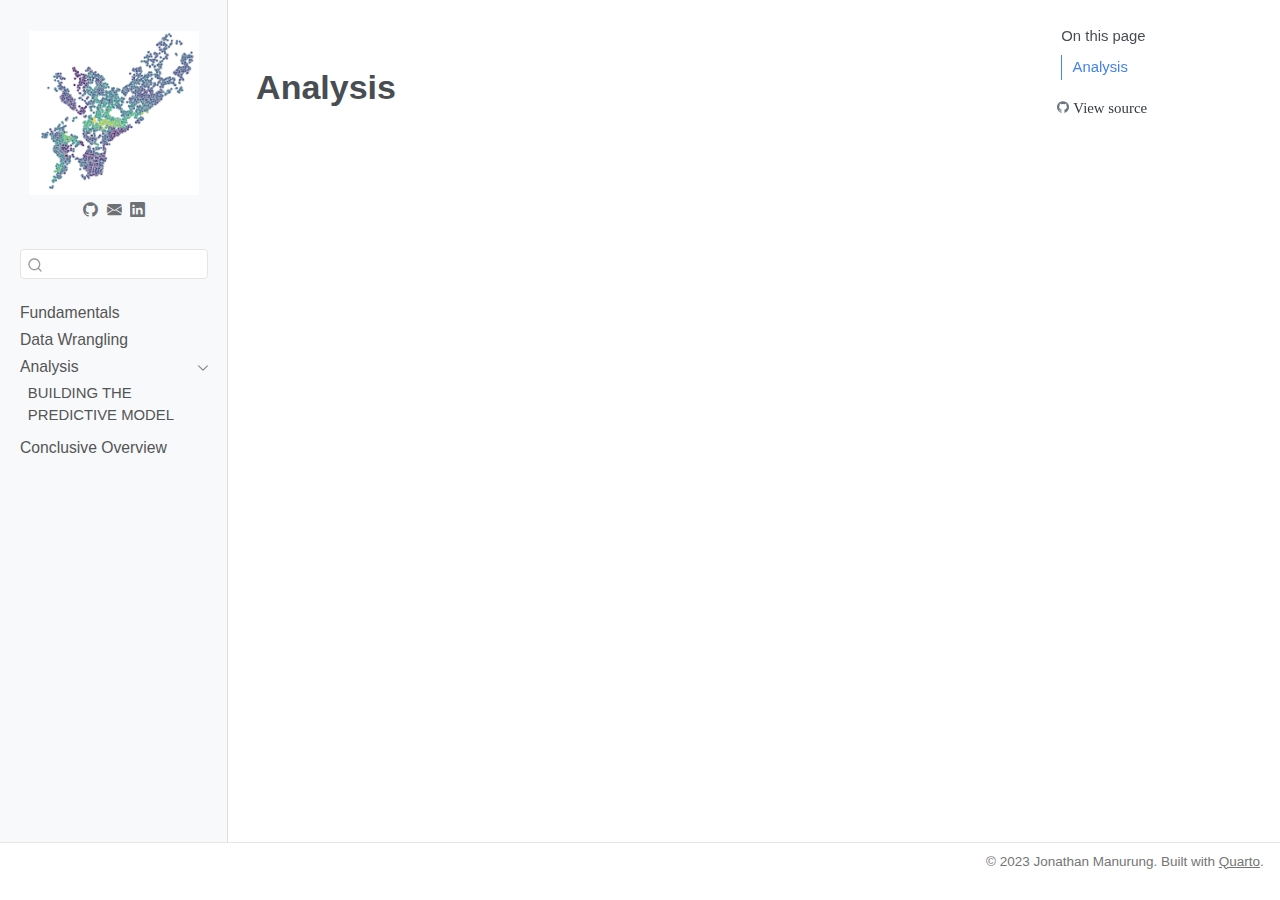
<file: docs/analysis/index.html>
<!DOCTYPE html>
<html xmlns="http://www.w3.org/1999/xhtml" lang="en" xml:lang="en"><head>

<meta charset="utf-8">
<meta name="generator" content="quarto-1.3.450">

<meta name="viewport" content="width=device-width, initial-scale=1.0, user-scalable=yes">


<title>House Price Prediction – index</title>
<style>
code{white-space: pre-wrap;}
span.smallcaps{font-variant: small-caps;}
div.columns{display: flex; gap: min(4vw, 1.5em);}
div.column{flex: auto; overflow-x: auto;}
div.hanging-indent{margin-left: 1.5em; text-indent: -1.5em;}
ul.task-list{list-style: none;}
ul.task-list li input[type="checkbox"] {
  width: 0.8em;
  margin: 0 0.8em 0.2em -1em; /* quarto-specific, see https://github.com/quarto-dev/quarto-cli/issues/4556 */ 
  vertical-align: middle;
}
</style>


<script src="../site_libs/quarto-nav/quarto-nav.js"></script>
<script src="../site_libs/clipboard/clipboard.min.js"></script>
<script src="../site_libs/quarto-search/autocomplete.umd.js"></script>
<script src="../site_libs/quarto-search/fuse.min.js"></script>
<script src="../site_libs/quarto-search/quarto-search.js"></script>
<meta name="quarto:offset" content="../">
<script src="../site_libs/quarto-html/quarto.js"></script>
<script src="../site_libs/quarto-html/popper.min.js"></script>
<script src="../site_libs/quarto-html/tippy.umd.min.js"></script>
<script src="../site_libs/quarto-html/anchor.min.js"></script>
<link href="../site_libs/quarto-html/tippy.css" rel="stylesheet">
<link href="../site_libs/quarto-html/quarto-syntax-highlighting.css" rel="stylesheet" id="quarto-text-highlighting-styles">
<script src="../site_libs/bootstrap/bootstrap.min.js"></script>
<link href="../site_libs/bootstrap/bootstrap-icons.css" rel="stylesheet">
<link href="../site_libs/bootstrap/bootstrap.min.css" rel="stylesheet" id="quarto-bootstrap" data-mode="light">
<script id="quarto-search-options" type="application/json">{
  "location": "sidebar",
  "copy-button": false,
  "collapse-after": 3,
  "panel-placement": "start",
  "type": "textbox",
  "limit": 20,
  "language": {
    "search-no-results-text": "No results",
    "search-matching-documents-text": "matching documents",
    "search-copy-link-title": "Copy link to search",
    "search-hide-matches-text": "Hide additional matches",
    "search-more-match-text": "more match in this document",
    "search-more-matches-text": "more matches in this document",
    "search-clear-button-title": "Clear",
    "search-detached-cancel-button-title": "Cancel",
    "search-submit-button-title": "Submit",
    "search-label": "Search"
  }
}</script>


<link rel="stylesheet" href="../styles.css">
</head>

<body class="nav-sidebar docked">

<div id="quarto-search-results"></div>
  <header id="quarto-header" class="headroom fixed-top">
  <nav class="quarto-secondary-nav">
    <div class="container-fluid d-flex">
      <button type="button" class="quarto-btn-toggle btn" data-bs-toggle="collapse" data-bs-target="#quarto-sidebar,#quarto-sidebar-glass" aria-controls="quarto-sidebar" aria-expanded="false" aria-label="Toggle sidebar navigation" onclick="if (window.quartoToggleHeadroom) { window.quartoToggleHeadroom(); }">
        <i class="bi bi-layout-text-sidebar-reverse"></i>
      </button>
      <nav class="quarto-page-breadcrumbs" aria-label="breadcrumb"><ol class="breadcrumb"></ol></nav>
      <a class="flex-grow-1" role="button" data-bs-toggle="collapse" data-bs-target="#quarto-sidebar,#quarto-sidebar-glass" aria-controls="quarto-sidebar" aria-expanded="false" aria-label="Toggle sidebar navigation" onclick="if (window.quartoToggleHeadroom) { window.quartoToggleHeadroom(); }">      
      </a>
      <button type="button" class="btn quarto-search-button" aria-label="" onclick="window.quartoOpenSearch();">
        <i class="bi bi-search"></i>
      </button>
    </div>
  </nav>
</header>
<!-- content -->
<div id="quarto-content" class="quarto-container page-columns page-rows-contents page-layout-article">
<!-- sidebar -->
  <nav id="quarto-sidebar" class="sidebar collapse collapse-horizontal sidebar-navigation docked overflow-auto">
    <div class="pt-lg-2 mt-2 text-center sidebar-header">
      <a href="../index.html" class="sidebar-logo-link">
      <img src="../images/Home_Price_Model.png" alt="" class="sidebar-logo py-0 d-lg-inline d-none">
      </a>
      <div class="sidebar-tools-main tools-wide">
    <a href="https://github.com/jonathan-manurung/" rel="" title="MUSA 550 GitHub" class="quarto-navigation-tool px-1" aria-label="MUSA 550 GitHub"><i class="bi bi-github"></i></a>
    <a href="https://mail.google.com/mail/?view=cm&amp;fs=1&amp;to=jonathanhmanurung@gmail.com&amp;su=SUBJECT&amp;body=BODY" rel="" title="jonathanhmanurung@gmail.com" class="quarto-navigation-tool px-1" aria-label="jonathanhmanurung@gmail.com"><i class="bi bi-envelope-fill"></i></a>
    <a href="https://www.linkedin.com/in/jonathan-harpin-manurung-462a3b117/" rel="" title="linkedin" class="quarto-navigation-tool px-1" aria-label="linkedin"><i class="bi bi-linkedin"></i></a>
</div>
      </div>
        <div class="mt-2 flex-shrink-0 align-items-center">
        <div class="sidebar-search">
        <div id="quarto-search" class="" title="Search"></div>
        </div>
        </div>
    <div class="sidebar-menu-container"> 
    <ul class="list-unstyled mt-1">
        <li class="sidebar-item">
  <div class="sidebar-item-container"> 
  <a href="../index.html" class="sidebar-item-text sidebar-link">
 <span class="menu-text">Fundamentals</span></a>
  </div>
</li>
        <li class="sidebar-item">
  <div class="sidebar-item-container"> 
  <a href="../Data Wrangling.html" class="sidebar-item-text sidebar-link">
 <span class="menu-text">Data Wrangling</span></a>
  </div>
</li>
        <li class="sidebar-item sidebar-item-section">
      <div class="sidebar-item-container"> 
            <a class="sidebar-item-text sidebar-link text-start" data-bs-toggle="collapse" data-bs-target="#" aria-expanded="true">
 <span class="menu-text">Analysis</span></a>
          <a class="sidebar-item-toggle text-start" data-bs-toggle="collapse" data-bs-target="#" aria-expanded="true" aria-label="Toggle section">
            <i class="bi bi-chevron-right ms-2"></i>
          </a> 
      </div>
      <ul id="" class="collapse list-unstyled sidebar-section depth1 show">  
          <li class="sidebar-item">
  <div class="sidebar-item-container"> 
  <a href="../analysis/Analysis and Result.html" class="sidebar-item-text sidebar-link">
 <span class="menu-text">BUILDING THE PREDICTIVE MODEL</span></a>
  </div>
</li>
      </ul>
  </li>
        <li class="sidebar-item">
  <div class="sidebar-item-container"> 
  <a href="../summary.html" class="sidebar-item-text sidebar-link">
 <span class="menu-text">Conclusive Overview</span></a>
  </div>
</li>
    </ul>
    </div>
</nav>
<div id="quarto-sidebar-glass" data-bs-toggle="collapse" data-bs-target="#quarto-sidebar,#quarto-sidebar-glass"></div>
<!-- margin-sidebar -->
    <div id="quarto-margin-sidebar" class="sidebar margin-sidebar">
        <nav id="TOC" role="doc-toc" class="toc-active">
    <h2 id="toc-title">On this page</h2>
   
  <ul>
  <li><a href="#analysis" id="toc-analysis" class="nav-link active" data-scroll-target="#analysis">Analysis</a></li>
  </ul>
<div class="toc-actions"><div><i class="bi bi-github"></i></div><div class="action-links"><p><a href="https://github.com/jonathan-manurung/musa-550-final/blob/main/analysis/index.qmd" class="toc-action">View source</a></p></div></div></nav>
    </div>
<!-- main -->
<main class="content" id="quarto-document-content">



<section id="analysis" class="level1">
<h1>Analysis</h1>


</section>

</main> <!-- /main -->
<script id="quarto-html-after-body" type="application/javascript">
window.document.addEventListener("DOMContentLoaded", function (event) {
  const toggleBodyColorMode = (bsSheetEl) => {
    const mode = bsSheetEl.getAttribute("data-mode");
    const bodyEl = window.document.querySelector("body");
    if (mode === "dark") {
      bodyEl.classList.add("quarto-dark");
      bodyEl.classList.remove("quarto-light");
    } else {
      bodyEl.classList.add("quarto-light");
      bodyEl.classList.remove("quarto-dark");
    }
  }
  const toggleBodyColorPrimary = () => {
    const bsSheetEl = window.document.querySelector("link#quarto-bootstrap");
    if (bsSheetEl) {
      toggleBodyColorMode(bsSheetEl);
    }
  }
  toggleBodyColorPrimary();  
  const icon = "";
  const anchorJS = new window.AnchorJS();
  anchorJS.options = {
    placement: 'right',
    icon: icon
  };
  anchorJS.add('.anchored');
  const isCodeAnnotation = (el) => {
    for (const clz of el.classList) {
      if (clz.startsWith('code-annotation-')) {                     
        return true;
      }
    }
    return false;
  }
  const clipboard = new window.ClipboardJS('.code-copy-button', {
    text: function(trigger) {
      const codeEl = trigger.previousElementSibling.cloneNode(true);
      for (const childEl of codeEl.children) {
        if (isCodeAnnotation(childEl)) {
          childEl.remove();
        }
      }
      return codeEl.innerText;
    }
  });
  clipboard.on('success', function(e) {
    // button target
    const button = e.trigger;
    // don't keep focus
    button.blur();
    // flash "checked"
    button.classList.add('code-copy-button-checked');
    var currentTitle = button.getAttribute("title");
    button.setAttribute("title", "Copied!");
    let tooltip;
    if (window.bootstrap) {
      button.setAttribute("data-bs-toggle", "tooltip");
      button.setAttribute("data-bs-placement", "left");
      button.setAttribute("data-bs-title", "Copied!");
      tooltip = new bootstrap.Tooltip(button, 
        { trigger: "manual", 
          customClass: "code-copy-button-tooltip",
          offset: [0, -8]});
      tooltip.show();    
    }
    setTimeout(function() {
      if (tooltip) {
        tooltip.hide();
        button.removeAttribute("data-bs-title");
        button.removeAttribute("data-bs-toggle");
        button.removeAttribute("data-bs-placement");
      }
      button.setAttribute("title", currentTitle);
      button.classList.remove('code-copy-button-checked');
    }, 1000);
    // clear code selection
    e.clearSelection();
  });
  function tippyHover(el, contentFn) {
    const config = {
      allowHTML: true,
      content: contentFn,
      maxWidth: 500,
      delay: 100,
      arrow: false,
      appendTo: function(el) {
          return el.parentElement;
      },
      interactive: true,
      interactiveBorder: 10,
      theme: 'quarto',
      placement: 'bottom-start'
    };
    window.tippy(el, config); 
  }
  const noterefs = window.document.querySelectorAll('a[role="doc-noteref"]');
  for (var i=0; i<noterefs.length; i++) {
    const ref = noterefs[i];
    tippyHover(ref, function() {
      // use id or data attribute instead here
      let href = ref.getAttribute('data-footnote-href') || ref.getAttribute('href');
      try { href = new URL(href).hash; } catch {}
      const id = href.replace(/^#\/?/, "");
      const note = window.document.getElementById(id);
      return note.innerHTML;
    });
  }
      let selectedAnnoteEl;
      const selectorForAnnotation = ( cell, annotation) => {
        let cellAttr = 'data-code-cell="' + cell + '"';
        let lineAttr = 'data-code-annotation="' +  annotation + '"';
        const selector = 'span[' + cellAttr + '][' + lineAttr + ']';
        return selector;
      }
      const selectCodeLines = (annoteEl) => {
        const doc = window.document;
        const targetCell = annoteEl.getAttribute("data-target-cell");
        const targetAnnotation = annoteEl.getAttribute("data-target-annotation");
        const annoteSpan = window.document.querySelector(selectorForAnnotation(targetCell, targetAnnotation));
        const lines = annoteSpan.getAttribute("data-code-lines").split(",");
        const lineIds = lines.map((line) => {
          return targetCell + "-" + line;
        })
        let top = null;
        let height = null;
        let parent = null;
        if (lineIds.length > 0) {
            //compute the position of the single el (top and bottom and make a div)
            const el = window.document.getElementById(lineIds[0]);
            top = el.offsetTop;
            height = el.offsetHeight;
            parent = el.parentElement.parentElement;
          if (lineIds.length > 1) {
            const lastEl = window.document.getElementById(lineIds[lineIds.length - 1]);
            const bottom = lastEl.offsetTop + lastEl.offsetHeight;
            height = bottom - top;
          }
          if (top !== null && height !== null && parent !== null) {
            // cook up a div (if necessary) and position it 
            let div = window.document.getElementById("code-annotation-line-highlight");
            if (div === null) {
              div = window.document.createElement("div");
              div.setAttribute("id", "code-annotation-line-highlight");
              div.style.position = 'absolute';
              parent.appendChild(div);
            }
            div.style.top = top - 2 + "px";
            div.style.height = height + 4 + "px";
            let gutterDiv = window.document.getElementById("code-annotation-line-highlight-gutter");
            if (gutterDiv === null) {
              gutterDiv = window.document.createElement("div");
              gutterDiv.setAttribute("id", "code-annotation-line-highlight-gutter");
              gutterDiv.style.position = 'absolute';
              const codeCell = window.document.getElementById(targetCell);
              const gutter = codeCell.querySelector('.code-annotation-gutter');
              gutter.appendChild(gutterDiv);
            }
            gutterDiv.style.top = top - 2 + "px";
            gutterDiv.style.height = height + 4 + "px";
          }
          selectedAnnoteEl = annoteEl;
        }
      };
      const unselectCodeLines = () => {
        const elementsIds = ["code-annotation-line-highlight", "code-annotation-line-highlight-gutter"];
        elementsIds.forEach((elId) => {
          const div = window.document.getElementById(elId);
          if (div) {
            div.remove();
          }
        });
        selectedAnnoteEl = undefined;
      };
      // Attach click handler to the DT
      const annoteDls = window.document.querySelectorAll('dt[data-target-cell]');
      for (const annoteDlNode of annoteDls) {
        annoteDlNode.addEventListener('click', (event) => {
          const clickedEl = event.target;
          if (clickedEl !== selectedAnnoteEl) {
            unselectCodeLines();
            const activeEl = window.document.querySelector('dt[data-target-cell].code-annotation-active');
            if (activeEl) {
              activeEl.classList.remove('code-annotation-active');
            }
            selectCodeLines(clickedEl);
            clickedEl.classList.add('code-annotation-active');
          } else {
            // Unselect the line
            unselectCodeLines();
            clickedEl.classList.remove('code-annotation-active');
          }
        });
      }
  const findCites = (el) => {
    const parentEl = el.parentElement;
    if (parentEl) {
      const cites = parentEl.dataset.cites;
      if (cites) {
        return {
          el,
          cites: cites.split(' ')
        };
      } else {
        return findCites(el.parentElement)
      }
    } else {
      return undefined;
    }
  };
  var bibliorefs = window.document.querySelectorAll('a[role="doc-biblioref"]');
  for (var i=0; i<bibliorefs.length; i++) {
    const ref = bibliorefs[i];
    const citeInfo = findCites(ref);
    if (citeInfo) {
      tippyHover(citeInfo.el, function() {
        var popup = window.document.createElement('div');
        citeInfo.cites.forEach(function(cite) {
          var citeDiv = window.document.createElement('div');
          citeDiv.classList.add('hanging-indent');
          citeDiv.classList.add('csl-entry');
          var biblioDiv = window.document.getElementById('ref-' + cite);
          if (biblioDiv) {
            citeDiv.innerHTML = biblioDiv.innerHTML;
          }
          popup.appendChild(citeDiv);
        });
        return popup.innerHTML;
      });
    }
  }
});
</script>
</div> <!-- /content -->
<footer class="footer">
  <div class="nav-footer">
    <div class="nav-footer-left">
      &nbsp;
    </div>   
    <div class="nav-footer-center">
      &nbsp;
    </div>
    <div class="nav-footer-right">© 2023 Jonathan Manurung. Built with <a href="https://quarto.org/">Quarto</a>.</div>
  </div>
</footer>



</body></html>
</file>
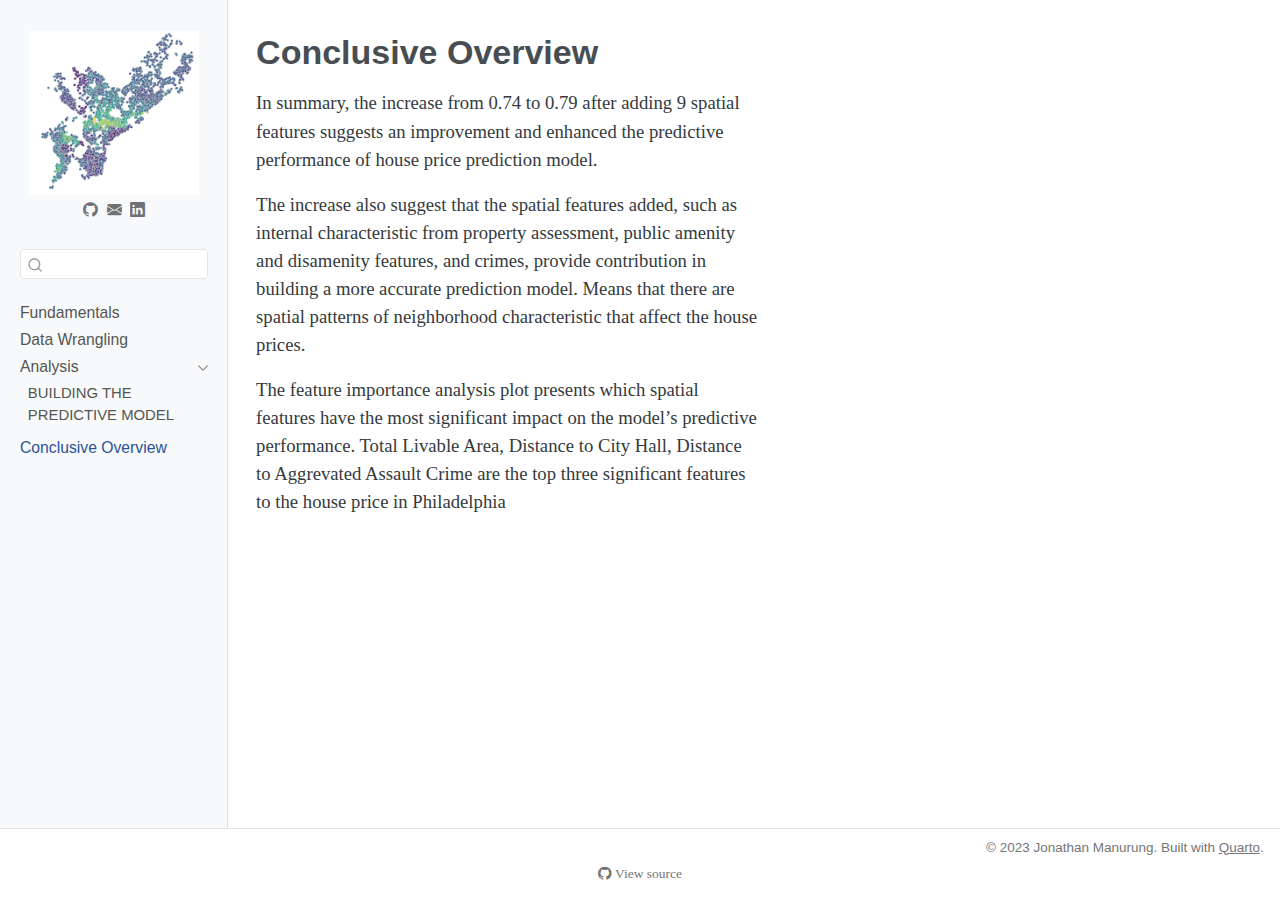
<file: docs/summary.html>
<!DOCTYPE html>
<html xmlns="http://www.w3.org/1999/xhtml" lang="en" xml:lang="en"><head>

<meta charset="utf-8">
<meta name="generator" content="quarto-1.3.450">

<meta name="viewport" content="width=device-width, initial-scale=1.0, user-scalable=yes">


<title>House Price Prediction - Conclusive Overview</title>
<style>
code{white-space: pre-wrap;}
span.smallcaps{font-variant: small-caps;}
div.columns{display: flex; gap: min(4vw, 1.5em);}
div.column{flex: auto; overflow-x: auto;}
div.hanging-indent{margin-left: 1.5em; text-indent: -1.5em;}
ul.task-list{list-style: none;}
ul.task-list li input[type="checkbox"] {
  width: 0.8em;
  margin: 0 0.8em 0.2em -1em; /* quarto-specific, see https://github.com/quarto-dev/quarto-cli/issues/4556 */ 
  vertical-align: middle;
}
</style>


<script src="site_libs/quarto-nav/quarto-nav.js"></script>
<script src="site_libs/clipboard/clipboard.min.js"></script>
<script src="site_libs/quarto-search/autocomplete.umd.js"></script>
<script src="site_libs/quarto-search/fuse.min.js"></script>
<script src="site_libs/quarto-search/quarto-search.js"></script>
<meta name="quarto:offset" content="./">
<script src="site_libs/quarto-html/quarto.js"></script>
<script src="site_libs/quarto-html/popper.min.js"></script>
<script src="site_libs/quarto-html/tippy.umd.min.js"></script>
<script src="site_libs/quarto-html/anchor.min.js"></script>
<link href="site_libs/quarto-html/tippy.css" rel="stylesheet">
<link href="site_libs/quarto-html/quarto-syntax-highlighting.css" rel="stylesheet" id="quarto-text-highlighting-styles">
<script src="site_libs/bootstrap/bootstrap.min.js"></script>
<link href="site_libs/bootstrap/bootstrap-icons.css" rel="stylesheet">
<link href="site_libs/bootstrap/bootstrap.min.css" rel="stylesheet" id="quarto-bootstrap" data-mode="light">
<script id="quarto-search-options" type="application/json">{
  "location": "sidebar",
  "copy-button": false,
  "collapse-after": 3,
  "panel-placement": "start",
  "type": "textbox",
  "limit": 20,
  "language": {
    "search-no-results-text": "No results",
    "search-matching-documents-text": "matching documents",
    "search-copy-link-title": "Copy link to search",
    "search-hide-matches-text": "Hide additional matches",
    "search-more-match-text": "more match in this document",
    "search-more-matches-text": "more matches in this document",
    "search-clear-button-title": "Clear",
    "search-detached-cancel-button-title": "Cancel",
    "search-submit-button-title": "Submit",
    "search-label": "Search"
  }
}</script>


<link rel="stylesheet" href="styles.css">
</head>

<body class="nav-sidebar docked">

<div id="quarto-search-results"></div>
  <header id="quarto-header" class="headroom fixed-top">
  <nav class="quarto-secondary-nav">
    <div class="container-fluid d-flex">
      <button type="button" class="quarto-btn-toggle btn" data-bs-toggle="collapse" data-bs-target="#quarto-sidebar,#quarto-sidebar-glass" aria-controls="quarto-sidebar" aria-expanded="false" aria-label="Toggle sidebar navigation" onclick="if (window.quartoToggleHeadroom) { window.quartoToggleHeadroom(); }">
        <i class="bi bi-layout-text-sidebar-reverse"></i>
      </button>
      <nav class="quarto-page-breadcrumbs" aria-label="breadcrumb"><ol class="breadcrumb"><li class="breadcrumb-item"><a href="./summary.html">Conclusive Overview</a></li></ol></nav>
      <a class="flex-grow-1" role="button" data-bs-toggle="collapse" data-bs-target="#quarto-sidebar,#quarto-sidebar-glass" aria-controls="quarto-sidebar" aria-expanded="false" aria-label="Toggle sidebar navigation" onclick="if (window.quartoToggleHeadroom) { window.quartoToggleHeadroom(); }">      
      </a>
      <button type="button" class="btn quarto-search-button" aria-label="" onclick="window.quartoOpenSearch();">
        <i class="bi bi-search"></i>
      </button>
    </div>
  </nav>
</header>
<!-- content -->
<div id="quarto-content" class="quarto-container page-columns page-rows-contents page-layout-article">
<!-- sidebar -->
  <nav id="quarto-sidebar" class="sidebar collapse collapse-horizontal sidebar-navigation docked overflow-auto">
    <div class="pt-lg-2 mt-2 text-center sidebar-header">
      <a href="./index.html" class="sidebar-logo-link">
      <img src="./images/Home_Price_Model.png" alt="" class="sidebar-logo py-0 d-lg-inline d-none">
      </a>
      <div class="sidebar-tools-main tools-wide">
    <a href="https://github.com/jonathan-manurung/" rel="" title="MUSA 550 GitHub" class="quarto-navigation-tool px-1" aria-label="MUSA 550 GitHub"><i class="bi bi-github"></i></a>
    <a href="https://mail.google.com/mail/?view=cm&amp;fs=1&amp;to=jonathanhmanurung@gmail.com&amp;su=SUBJECT&amp;body=BODY" rel="" title="jonathanhmanurung@gmail.com" class="quarto-navigation-tool px-1" aria-label="jonathanhmanurung@gmail.com"><i class="bi bi-envelope-fill"></i></a>
    <a href="https://www.linkedin.com/in/jonathan-harpin-manurung-462a3b117/" rel="" title="linkedin" class="quarto-navigation-tool px-1" aria-label="linkedin"><i class="bi bi-linkedin"></i></a>
</div>
      </div>
        <div class="mt-2 flex-shrink-0 align-items-center">
        <div class="sidebar-search">
        <div id="quarto-search" class="" title="Search"></div>
        </div>
        </div>
    <div class="sidebar-menu-container"> 
    <ul class="list-unstyled mt-1">
        <li class="sidebar-item">
  <div class="sidebar-item-container"> 
  <a href="./index.html" class="sidebar-item-text sidebar-link">
 <span class="menu-text">Fundamentals</span></a>
  </div>
</li>
        <li class="sidebar-item">
  <div class="sidebar-item-container"> 
  <a href="./Data Wrangling.html" class="sidebar-item-text sidebar-link">
 <span class="menu-text">Data Wrangling</span></a>
  </div>
</li>
        <li class="sidebar-item sidebar-item-section">
      <div class="sidebar-item-container"> 
            <a class="sidebar-item-text sidebar-link text-start" data-bs-toggle="collapse" data-bs-target="#" aria-expanded="true">
 <span class="menu-text">Analysis</span></a>
          <a class="sidebar-item-toggle text-start" data-bs-toggle="collapse" data-bs-target="#" aria-expanded="true" aria-label="Toggle section">
            <i class="bi bi-chevron-right ms-2"></i>
          </a> 
      </div>
      <ul id="" class="collapse list-unstyled sidebar-section depth1 show">  
          <li class="sidebar-item">
  <div class="sidebar-item-container"> 
  <a href="./analysis/Analysis and Result.html" class="sidebar-item-text sidebar-link">
 <span class="menu-text">BUILDING THE PREDICTIVE MODEL</span></a>
  </div>
</li>
      </ul>
  </li>
        <li class="sidebar-item">
  <div class="sidebar-item-container"> 
  <a href="./summary.html" class="sidebar-item-text sidebar-link active">
 <span class="menu-text">Conclusive Overview</span></a>
  </div>
</li>
    </ul>
    </div>
</nav>
<div id="quarto-sidebar-glass" data-bs-toggle="collapse" data-bs-target="#quarto-sidebar,#quarto-sidebar-glass"></div>
<!-- margin-sidebar -->
    <div id="quarto-margin-sidebar" class="sidebar margin-sidebar">
        
    </div>
<!-- main -->
<main class="content" id="quarto-document-content">

<header id="title-block-header" class="quarto-title-block default">
<div class="quarto-title">
<h1 class="title">Conclusive Overview</h1>
</div>



<div class="quarto-title-meta">

    
  
    
  </div>
  

</header>

<!-- Use a grid -->
<div class="grid">
<!-- Text gets a column with width 8/12 -->
<div class="g-col-8">
<p>In summary, the increase from 0.74 to 0.79 after adding 9 spatial features suggests an improvement and enhanced the predictive performance of house price prediction model.</p>
<p>The increase also suggest that the spatial features added, such as internal characteristic from property assessment, public amenity and disamenity features, and crimes, provide contribution in building a more accurate prediction model. Means that there are spatial patterns of neighborhood characteristic that affect the house prices.</p>
<p>The feature importance analysis plot presents which spatial features have the most significant impact on the model’s predictive performance. Total Livable Area, Distance to City Hall, Distance to Aggrevated Assault Crime are the top three significant features to the house price in Philadelphia</p>
</div>
</div>



</main> <!-- /main -->
<script id="quarto-html-after-body" type="application/javascript">
window.document.addEventListener("DOMContentLoaded", function (event) {
  const toggleBodyColorMode = (bsSheetEl) => {
    const mode = bsSheetEl.getAttribute("data-mode");
    const bodyEl = window.document.querySelector("body");
    if (mode === "dark") {
      bodyEl.classList.add("quarto-dark");
      bodyEl.classList.remove("quarto-light");
    } else {
      bodyEl.classList.add("quarto-light");
      bodyEl.classList.remove("quarto-dark");
    }
  }
  const toggleBodyColorPrimary = () => {
    const bsSheetEl = window.document.querySelector("link#quarto-bootstrap");
    if (bsSheetEl) {
      toggleBodyColorMode(bsSheetEl);
    }
  }
  toggleBodyColorPrimary();  
  const icon = "";
  const anchorJS = new window.AnchorJS();
  anchorJS.options = {
    placement: 'right',
    icon: icon
  };
  anchorJS.add('.anchored');
  const isCodeAnnotation = (el) => {
    for (const clz of el.classList) {
      if (clz.startsWith('code-annotation-')) {                     
        return true;
      }
    }
    return false;
  }
  const clipboard = new window.ClipboardJS('.code-copy-button', {
    text: function(trigger) {
      const codeEl = trigger.previousElementSibling.cloneNode(true);
      for (const childEl of codeEl.children) {
        if (isCodeAnnotation(childEl)) {
          childEl.remove();
        }
      }
      return codeEl.innerText;
    }
  });
  clipboard.on('success', function(e) {
    // button target
    const button = e.trigger;
    // don't keep focus
    button.blur();
    // flash "checked"
    button.classList.add('code-copy-button-checked');
    var currentTitle = button.getAttribute("title");
    button.setAttribute("title", "Copied!");
    let tooltip;
    if (window.bootstrap) {
      button.setAttribute("data-bs-toggle", "tooltip");
      button.setAttribute("data-bs-placement", "left");
      button.setAttribute("data-bs-title", "Copied!");
      tooltip = new bootstrap.Tooltip(button, 
        { trigger: "manual", 
          customClass: "code-copy-button-tooltip",
          offset: [0, -8]});
      tooltip.show();    
    }
    setTimeout(function() {
      if (tooltip) {
        tooltip.hide();
        button.removeAttribute("data-bs-title");
        button.removeAttribute("data-bs-toggle");
        button.removeAttribute("data-bs-placement");
      }
      button.setAttribute("title", currentTitle);
      button.classList.remove('code-copy-button-checked');
    }, 1000);
    // clear code selection
    e.clearSelection();
  });
  function tippyHover(el, contentFn) {
    const config = {
      allowHTML: true,
      content: contentFn,
      maxWidth: 500,
      delay: 100,
      arrow: false,
      appendTo: function(el) {
          return el.parentElement;
      },
      interactive: true,
      interactiveBorder: 10,
      theme: 'quarto',
      placement: 'bottom-start'
    };
    window.tippy(el, config); 
  }
  const noterefs = window.document.querySelectorAll('a[role="doc-noteref"]');
  for (var i=0; i<noterefs.length; i++) {
    const ref = noterefs[i];
    tippyHover(ref, function() {
      // use id or data attribute instead here
      let href = ref.getAttribute('data-footnote-href') || ref.getAttribute('href');
      try { href = new URL(href).hash; } catch {}
      const id = href.replace(/^#\/?/, "");
      const note = window.document.getElementById(id);
      return note.innerHTML;
    });
  }
      let selectedAnnoteEl;
      const selectorForAnnotation = ( cell, annotation) => {
        let cellAttr = 'data-code-cell="' + cell + '"';
        let lineAttr = 'data-code-annotation="' +  annotation + '"';
        const selector = 'span[' + cellAttr + '][' + lineAttr + ']';
        return selector;
      }
      const selectCodeLines = (annoteEl) => {
        const doc = window.document;
        const targetCell = annoteEl.getAttribute("data-target-cell");
        const targetAnnotation = annoteEl.getAttribute("data-target-annotation");
        const annoteSpan = window.document.querySelector(selectorForAnnotation(targetCell, targetAnnotation));
        const lines = annoteSpan.getAttribute("data-code-lines").split(",");
        const lineIds = lines.map((line) => {
          return targetCell + "-" + line;
        })
        let top = null;
        let height = null;
        let parent = null;
        if (lineIds.length > 0) {
            //compute the position of the single el (top and bottom and make a div)
            const el = window.document.getElementById(lineIds[0]);
            top = el.offsetTop;
            height = el.offsetHeight;
            parent = el.parentElement.parentElement;
          if (lineIds.length > 1) {
            const lastEl = window.document.getElementById(lineIds[lineIds.length - 1]);
            const bottom = lastEl.offsetTop + lastEl.offsetHeight;
            height = bottom - top;
          }
          if (top !== null && height !== null && parent !== null) {
            // cook up a div (if necessary) and position it 
            let div = window.document.getElementById("code-annotation-line-highlight");
            if (div === null) {
              div = window.document.createElement("div");
              div.setAttribute("id", "code-annotation-line-highlight");
              div.style.position = 'absolute';
              parent.appendChild(div);
            }
            div.style.top = top - 2 + "px";
            div.style.height = height + 4 + "px";
            let gutterDiv = window.document.getElementById("code-annotation-line-highlight-gutter");
            if (gutterDiv === null) {
              gutterDiv = window.document.createElement("div");
              gutterDiv.setAttribute("id", "code-annotation-line-highlight-gutter");
              gutterDiv.style.position = 'absolute';
              const codeCell = window.document.getElementById(targetCell);
              const gutter = codeCell.querySelector('.code-annotation-gutter');
              gutter.appendChild(gutterDiv);
            }
            gutterDiv.style.top = top - 2 + "px";
            gutterDiv.style.height = height + 4 + "px";
          }
          selectedAnnoteEl = annoteEl;
        }
      };
      const unselectCodeLines = () => {
        const elementsIds = ["code-annotation-line-highlight", "code-annotation-line-highlight-gutter"];
        elementsIds.forEach((elId) => {
          const div = window.document.getElementById(elId);
          if (div) {
            div.remove();
          }
        });
        selectedAnnoteEl = undefined;
      };
      // Attach click handler to the DT
      const annoteDls = window.document.querySelectorAll('dt[data-target-cell]');
      for (const annoteDlNode of annoteDls) {
        annoteDlNode.addEventListener('click', (event) => {
          const clickedEl = event.target;
          if (clickedEl !== selectedAnnoteEl) {
            unselectCodeLines();
            const activeEl = window.document.querySelector('dt[data-target-cell].code-annotation-active');
            if (activeEl) {
              activeEl.classList.remove('code-annotation-active');
            }
            selectCodeLines(clickedEl);
            clickedEl.classList.add('code-annotation-active');
          } else {
            // Unselect the line
            unselectCodeLines();
            clickedEl.classList.remove('code-annotation-active');
          }
        });
      }
  const findCites = (el) => {
    const parentEl = el.parentElement;
    if (parentEl) {
      const cites = parentEl.dataset.cites;
      if (cites) {
        return {
          el,
          cites: cites.split(' ')
        };
      } else {
        return findCites(el.parentElement)
      }
    } else {
      return undefined;
    }
  };
  var bibliorefs = window.document.querySelectorAll('a[role="doc-biblioref"]');
  for (var i=0; i<bibliorefs.length; i++) {
    const ref = bibliorefs[i];
    const citeInfo = findCites(ref);
    if (citeInfo) {
      tippyHover(citeInfo.el, function() {
        var popup = window.document.createElement('div');
        citeInfo.cites.forEach(function(cite) {
          var citeDiv = window.document.createElement('div');
          citeDiv.classList.add('hanging-indent');
          citeDiv.classList.add('csl-entry');
          var biblioDiv = window.document.getElementById('ref-' + cite);
          if (biblioDiv) {
            citeDiv.innerHTML = biblioDiv.innerHTML;
          }
          popup.appendChild(citeDiv);
        });
        return popup.innerHTML;
      });
    }
  }
});
</script>
</div> <!-- /content -->
<footer class="footer">
  <div class="nav-footer">
    <div class="nav-footer-left">
      &nbsp;
    </div>   
    <div class="nav-footer-center">
      &nbsp;
    <div class="toc-actions"><div><i class="bi bi-github"></i></div><div class="action-links"><p><a href="https://github.com/jonathan-manurung/musa-550-final/blob/main/summary.qmd" class="toc-action">View source</a></p></div></div></div>
    <div class="nav-footer-right">© 2023 Jonathan Manurung. Built with <a href="https://quarto.org/">Quarto</a>.</div>
  </div>
</footer>



</body></html>
</file>
<file: docs/site_libs/quarto-html/tippy.css>
.tippy-box[data-animation=fade][data-state=hidden]{opacity:0}[data-tippy-root]{max-width:calc(100vw - 10px)}.tippy-box{position:relative;background-color:#333;color:#fff;border-radius:4px;font-size:14px;line-height:1.4;white-space:normal;outline:0;transition-property:transform,visibility,opacity}.tippy-box[data-placement^=top]>.tippy-arrow{bottom:0}.tippy-box[data-placement^=top]>.tippy-arrow:before{bottom:-7px;left:0;border-width:8px 8px 0;border-top-color:initial;transform-origin:center top}.tippy-box[data-placement^=bottom]>.tippy-arrow{top:0}.tippy-box[data-placement^=bottom]>.tippy-arrow:before{top:-7px;left:0;border-width:0 8px 8px;border-bottom-color:initial;transform-origin:center bottom}.tippy-box[data-placement^=left]>.tippy-arrow{right:0}.tippy-box[data-placement^=left]>.tippy-arrow:before{border-width:8px 0 8px 8px;border-left-color:initial;right:-7px;transform-origin:center left}.tippy-box[data-placement^=right]>.tippy-arrow{left:0}.tippy-box[data-placement^=right]>.tippy-arrow:before{left:-7px;border-width:8px 8px 8px 0;border-right-color:initial;transform-origin:center right}.tippy-box[data-inertia][data-state=visible]{transition-timing-function:cubic-bezier(.54,1.5,.38,1.11)}.tippy-arrow{width:16px;height:16px;color:#333}.tippy-arrow:before{content:"";position:absolute;border-color:transparent;border-style:solid}.tippy-content{position:relative;padding:5px 9px;z-index:1}
</file>
<file: docs/site_libs/quarto-html/quarto-syntax-highlighting.css>
/* quarto syntax highlight colors */
:root {
  --quarto-hl-kw-color: #859900;
  --quarto-hl-fu-color: #268bd2;
  --quarto-hl-va-color: #268bd2;
  --quarto-hl-cf-color: #859900;
  --quarto-hl-op-color: #859900;
  --quarto-hl-bu-color: #cb4b16;
  --quarto-hl-ex-color: #268bd2;
  --quarto-hl-pp-color: #cb4b16;
  --quarto-hl-at-color: #268bd2;
  --quarto-hl-ch-color: #2aa198;
  --quarto-hl-sc-color: #dc322f;
  --quarto-hl-st-color: #2aa198;
  --quarto-hl-vs-color: #2aa198;
  --quarto-hl-ss-color: #dc322f;
  --quarto-hl-im-color: #2aa198;
  --quarto-hl-dt-color: #b58900;
  --quarto-hl-dv-color: #2aa198;
  --quarto-hl-bn-color: #2aa198;
  --quarto-hl-fl-color: #2aa198;
  --quarto-hl-cn-color: #2aa198;
  --quarto-hl-co-color: #93a1a1;
  --quarto-hl-do-color: #dc322f;
  --quarto-hl-an-color: #268bd2;
  --quarto-hl-cv-color: #2aa198;
  --quarto-hl-re-color: #268bd2;
  --quarto-hl-in-color: #b58900;
  --quarto-hl-wa-color: #cb4b16;
  --quarto-hl-al-color: #d33682;
  --quarto-hl-er-color: #dc322f;
}

/* other quarto variables */
:root {
  --quarto-font-monospace: SFMono-Regular, Menlo, Monaco, Consolas, "Liberation Mono", "Courier New", monospace;
}

pre > code.sourceCode > span {
  color: #657b83;
  font-style: inherit;
}

code span {
  color: #657b83;
  font-style: inherit;
}

code.sourceCode > span {
  color: #657b83;
  font-style: inherit;
}

div.sourceCode,
div.sourceCode pre.sourceCode {
  color: #657b83;
  font-style: inherit;
}

code span.kw {
  color: #859900;
  font-weight: bold;
}

code span.fu {
  color: #268bd2;
}

code span.va {
  color: #268bd2;
}

code span.cf {
  color: #859900;
  font-weight: bold;
}

code span.op {
  color: #859900;
}

code span.bu {
  color: #cb4b16;
}

code span.ex {
  color: #268bd2;
  font-weight: bold;
}

code span.pp {
  color: #cb4b16;
}

code span.at {
  color: #268bd2;
}

code span.ch {
  color: #2aa198;
}

code span.sc {
  color: #dc322f;
}

code span.st {
  color: #2aa198;
}

code span.vs {
  color: #2aa198;
}

code span.ss {
  color: #dc322f;
}

code span.im {
  color: #2aa198;
}

code span.dt {
  color: #b58900;
  font-weight: bold;
}

code span.dv {
  color: #2aa198;
}

code span.bn {
  color: #2aa198;
}

code span.fl {
  color: #2aa198;
}

code span.cn {
  color: #2aa198;
  font-weight: bold;
}

code span.co {
  color: #93a1a1;
  font-style: italic;
}

code span.do {
  color: #dc322f;
}

code span.an {
  color: #268bd2;
}

code span.cv {
  color: #2aa198;
}

code span.re {
  color: #268bd2;
  background-color: #eee8d5;
}

code span.in {
  color: #b58900;
}

code span.wa {
  color: #cb4b16;
}

code span.al {
  color: #d33682;
  font-weight: bold;
}

code span.er {
  color: #dc322f;
  text-decoration: underline;
}

.prevent-inlining {
  content: "</";
}

/*# sourceMappingURL=debc5d5d77c3f9108843748ff7464032.css.map */
</file>
<file: docs/styles.css>
/* css styles */
</file>
